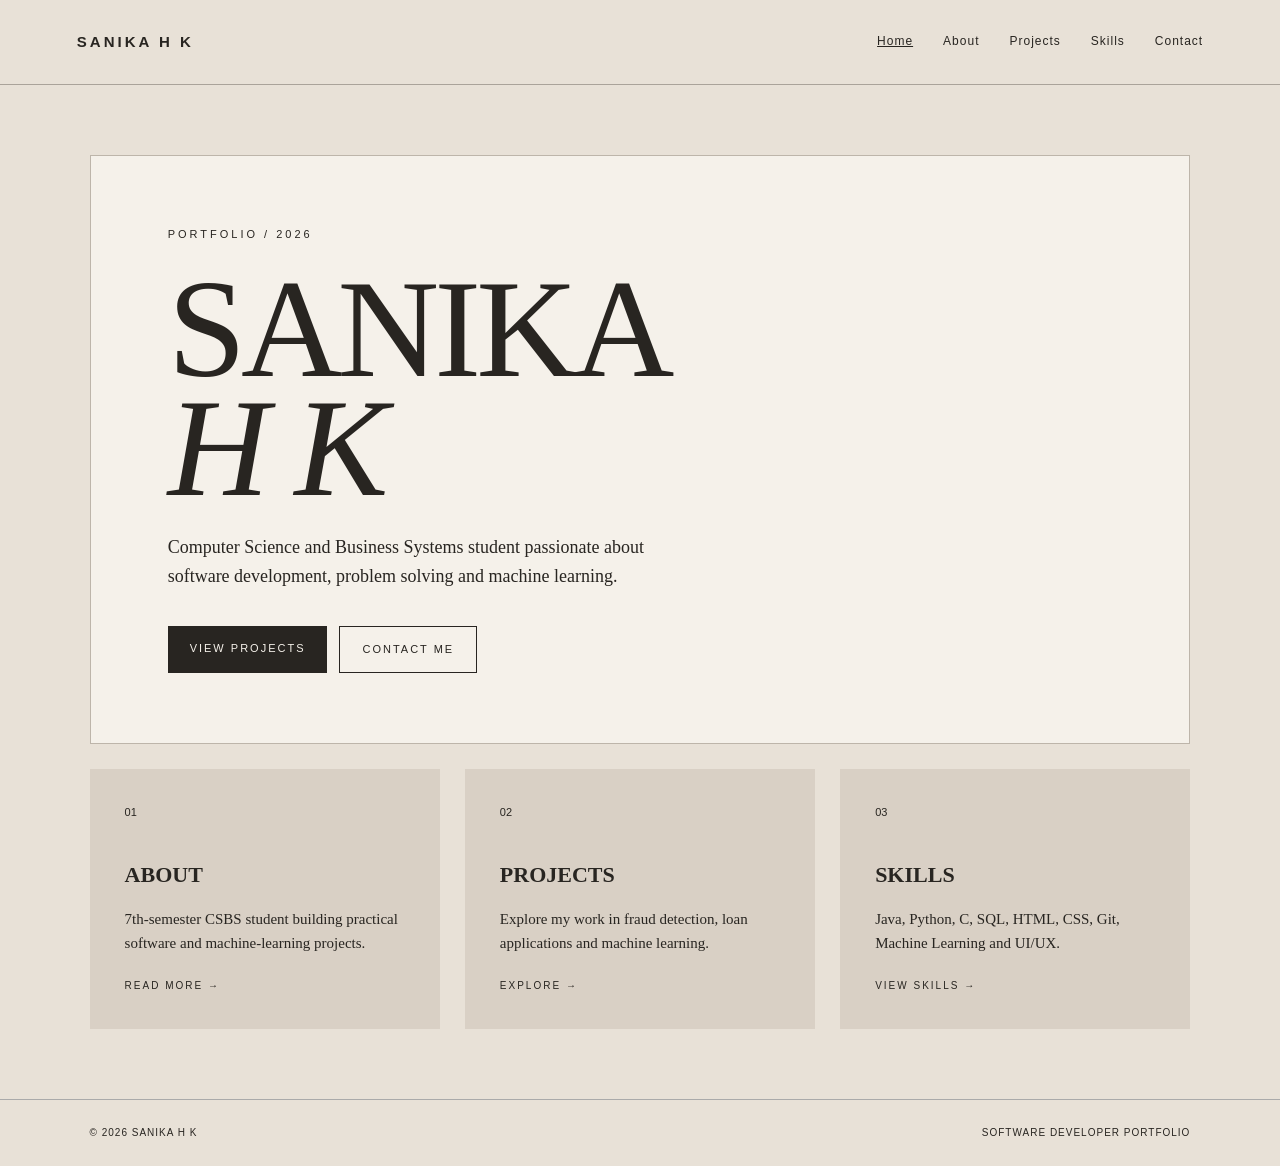
<file: index.html>
<!DOCTYPE html>
<html lang="en">

<head>
    <meta charset="UTF-8">
    <meta name="viewport" content="width=device-width, initial-scale=1.0">

    <title>Sanika H K | Portfolio</title>

    <link rel="stylesheet" href="style.css">
</head>

<body>

    <!-- Navigation -->
    <header>
        <div class="logo">SANIKA H K</div>

        <nav>
            <a href="index.html" class="active">Home</a>
            <a href="about.html">About</a>
            <a href="projects.html">Projects</a>
            <a href="skills.html">Skills</a>
            <a href="contact.html">Contact</a>
        </nav>
    </header>


    <!-- Hero Section -->
    <main class="home">

        <section class="hero">

            <div class="hero-small">
                PORTFOLIO / 2026
            </div>

            <h1>
                SANIKA<br>
                <span>H K</span>
            </h1>

            <p class="hero-text">
                Computer Science and Business Systems student
                passionate about software development, problem solving
                and machine learning.
            </p>

            <div class="hero-buttons">
                <a href="projects.html" class="button">VIEW PROJECTS</a>
                <a href="contact.html" class="button light">CONTACT ME</a>
            </div>

        </section>


        <!-- Intro Cards -->
        <section class="intro-grid">

            <div class="intro-card">
                <span>01</span>
                <h3>ABOUT</h3>
                <p>
                    7th-semester CSBS student building practical
                    software and machine-learning projects.
                </p>
                <a href="about.html">READ MORE →</a>
            </div>

            <div class="intro-card">
                <span>02</span>
                <h3>PROJECTS</h3>
                <p>
                    Explore my work in fraud detection, loan
                    applications and machine learning.
                </p>
                <a href="projects.html">EXPLORE →</a>
            </div>

            <div class="intro-card">
                <span>03</span>
                <h3>SKILLS</h3>
                <p>
                    Java, Python, C, SQL, HTML, CSS, Git,
                    Machine Learning and UI/UX.
                </p>
                <a href="skills.html">VIEW SKILLS →</a>
            </div>

        </section>

    </main>


    <!-- Footer -->
    <footer>
        <p>© 2026 SANIKA H K</p>
        <p>SOFTWARE DEVELOPER PORTFOLIO</p>
    </footer>

</body>

</html>
</file>
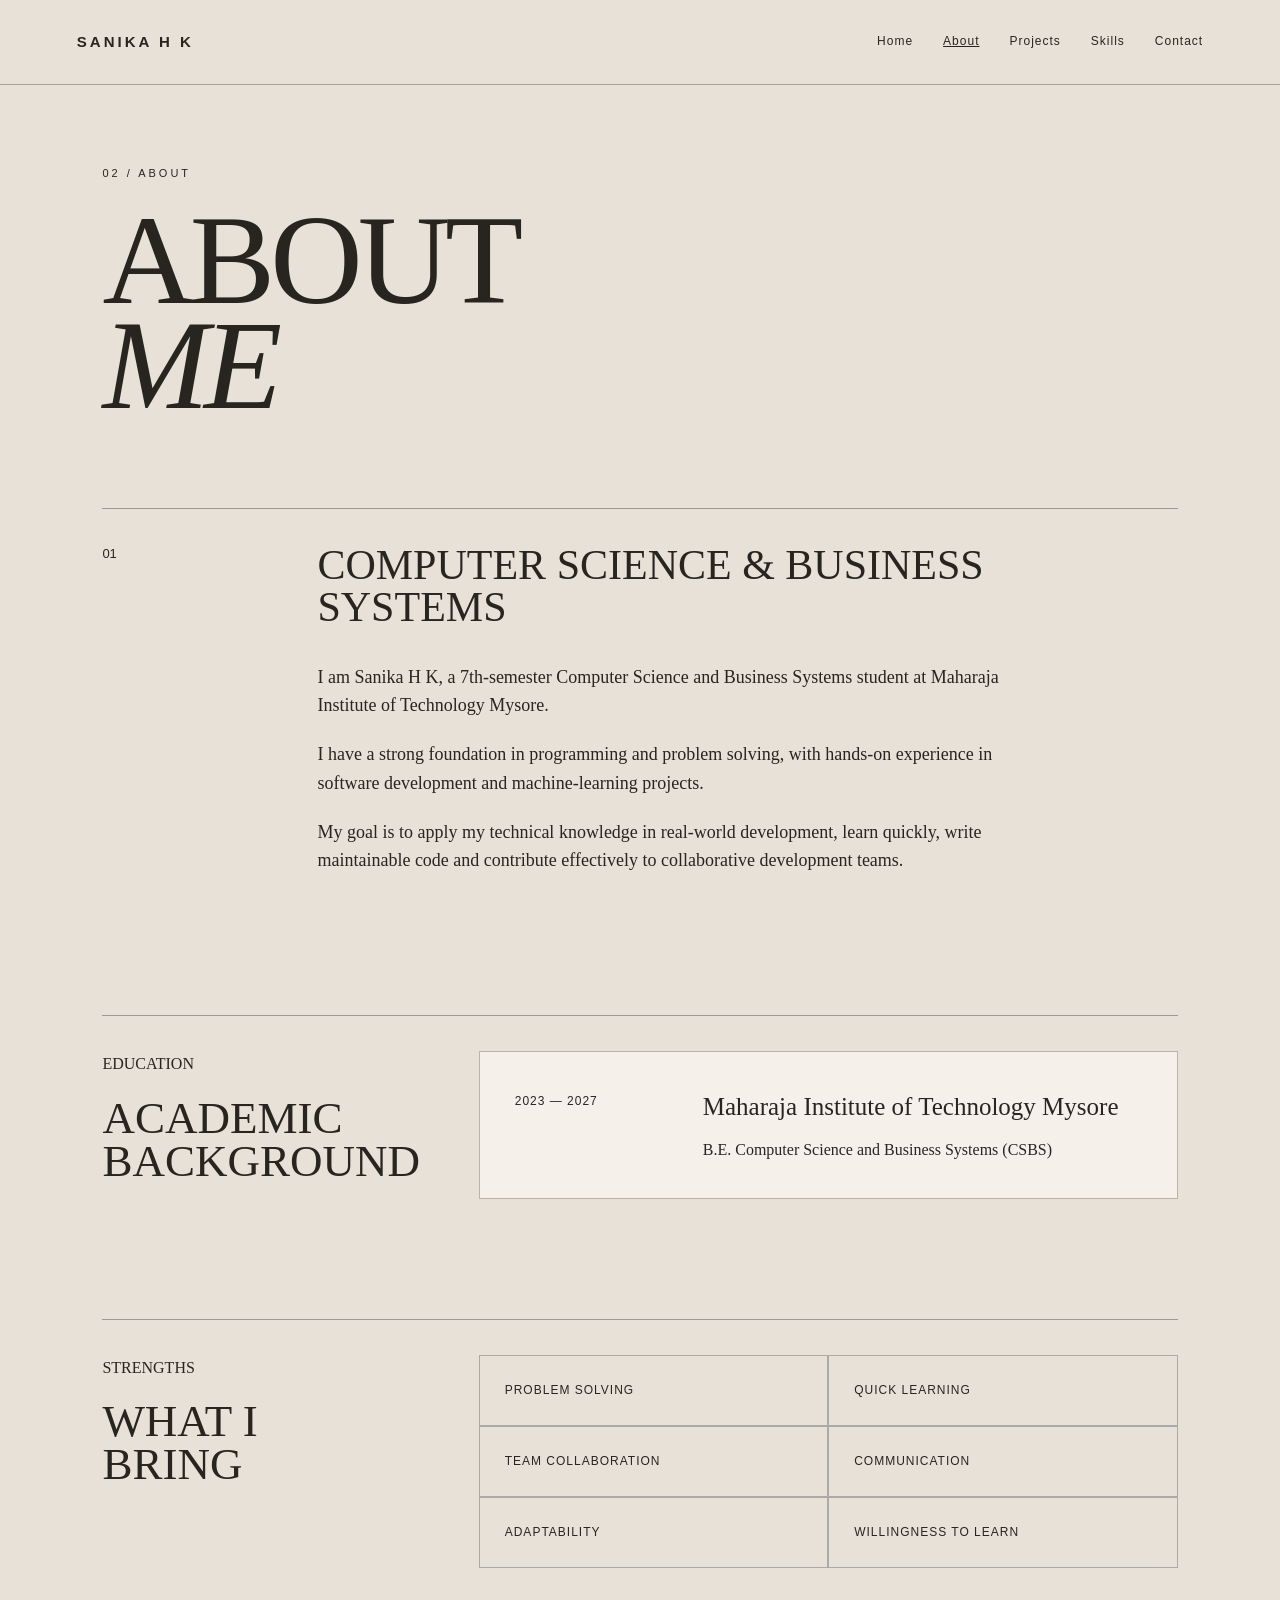
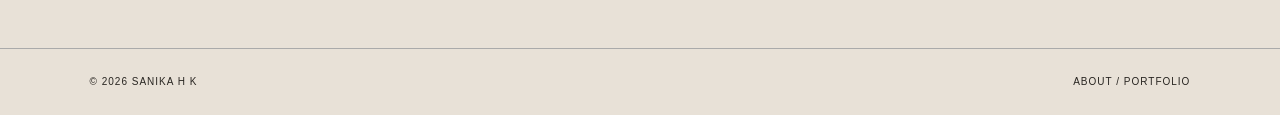
<file: about.html>
<!DOCTYPE html>
<html lang="en">

<head>
    <meta charset="UTF-8">
    <meta name="viewport" content="width=device-width, initial-scale=1.0">

    <title>About | Sanika H K</title>

    <link rel="stylesheet" href="style.css">
</head>

<body>

    <!-- Navigation -->
    <header>
        <div class="logo">SANIKA H K</div>

        <nav>
            <a href="index.html">Home</a>
            <a href="about.html" class="active">About</a>
            <a href="projects.html">Projects</a>
            <a href="skills.html">Skills</a>
            <a href="contact.html">Contact</a>
        </nav>
    </header>


    <!-- About Page -->
    <main class="page">

        <div class="page-heading">
            <p>02 / ABOUT</p>
            <h1>ABOUT<br><span>ME</span></h1>
        </div>


        <section class="about-layout">

            <div class="about-number">
                01
            </div>

            <div class="about-content">

                <h2>
                    COMPUTER SCIENCE &
                    BUSINESS SYSTEMS
                </h2>

                <p>
                    I am Sanika H K, a 7th-semester Computer Science
                    and Business Systems student at Maharaja Institute
                    of Technology Mysore.
                </p>

                <p>
                    I have a strong foundation in programming and
                    problem solving, with hands-on experience in
                    software development and machine-learning projects.
                </p>

                <p>
                    My goal is to apply my technical knowledge in
                    real-world development, learn quickly, write
                    maintainable code and contribute effectively
                    to collaborative development teams.
                </p>

            </div>

        </section>


        <!-- Education -->
        <section class="content-section">

            <div class="section-title">
                <p>EDUCATION</p>
                <h2>ACADEMIC<br>BACKGROUND</h2>
            </div>

            <div class="education-card">

                <div>
                    <span class="year">2023 — 2027</span>
                </div>

                <div>
                    <h3>
                        Maharaja Institute of Technology Mysore
                    </h3>

                    <p>
                        B.E. Computer Science and Business Systems
                        (CSBS)
                    </p>
                </div>

            </div>

        </section>


        <!-- Strengths -->
        <section class="content-section">

            <div class="section-title">
                <p>STRENGTHS</p>
                <h2>WHAT I<br>BRING</h2>
            </div>

            <div class="strength-grid">

                <div>PROBLEM SOLVING</div>
                <div>QUICK LEARNING</div>
                <div>TEAM COLLABORATION</div>
                <div>COMMUNICATION</div>
                <div>ADAPTABILITY</div>
                <div>WILLINGNESS TO LEARN</div>

            </div>

        </section>

    </main>


    <footer>
        <p>© 2026 SANIKA H K</p>
        <p>ABOUT / PORTFOLIO</p>
    </footer>

</body>

</html>
</file>
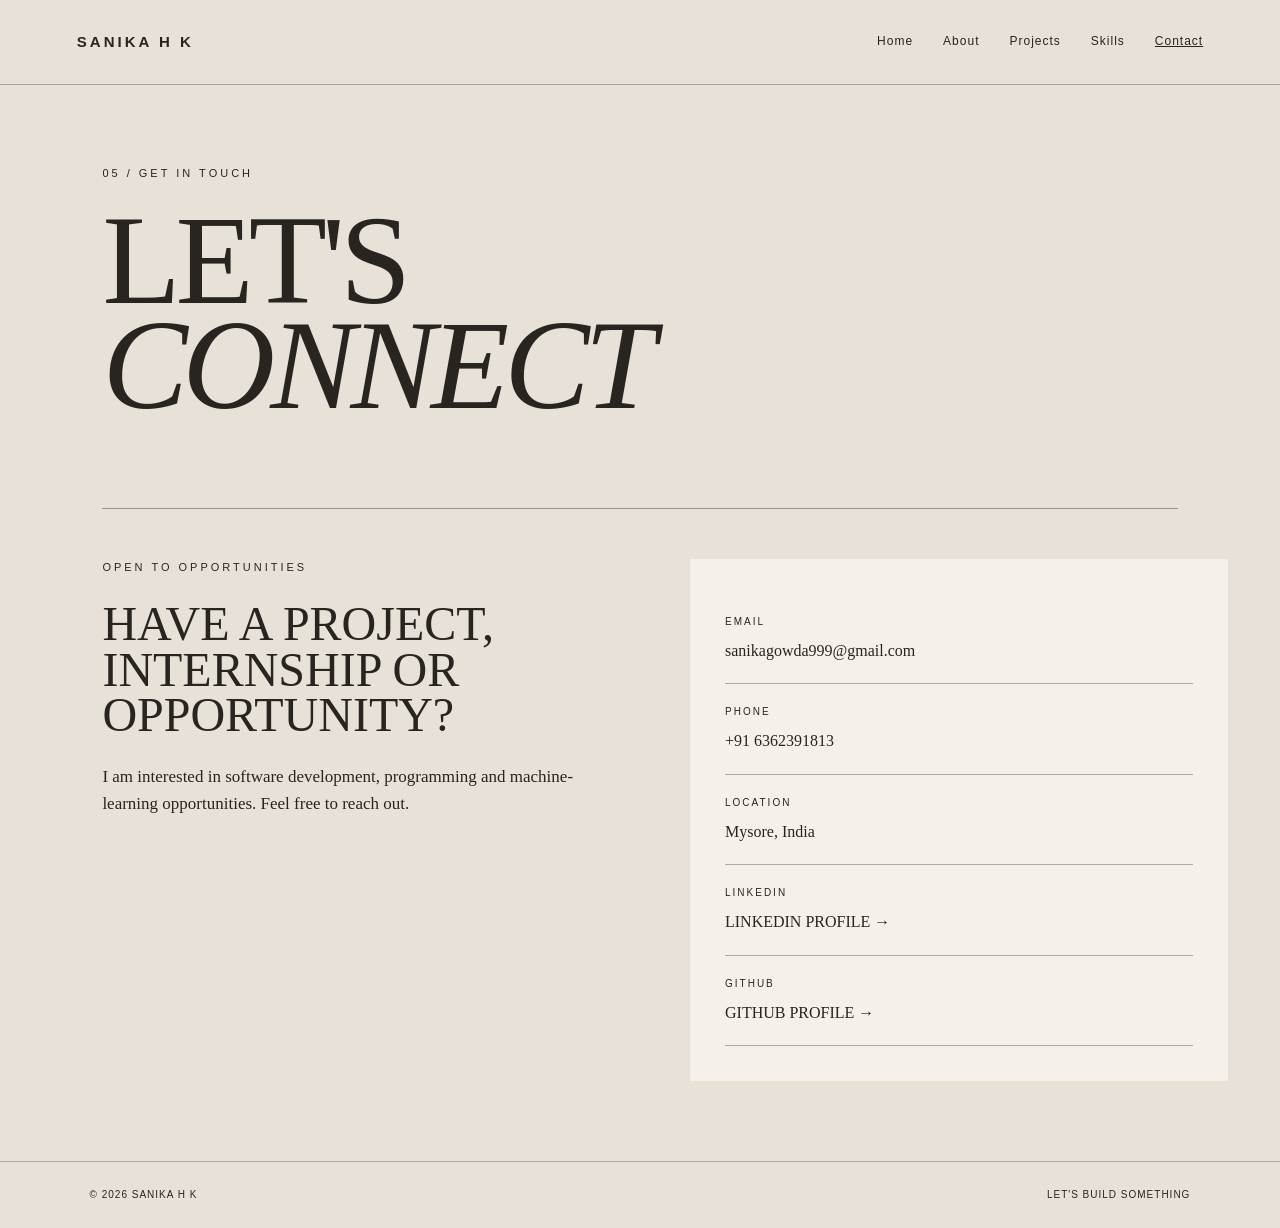
<file: contact.html>
<!DOCTYPE html>
<html lang="en">

<head>
    <meta charset="UTF-8">
    <meta name="viewport" content="width=device-width, initial-scale=1.0">

    <title>Contact | Sanika H K</title>

    <link rel="stylesheet" href="style.css">
</head>

<body>

    <!-- Navigation -->
    <header>
        <div class="logo">SANIKA H K</div>

        <nav>
            <a href="index.html">Home</a>
            <a href="about.html">About</a>
            <a href="projects.html">Projects</a>
            <a href="skills.html">Skills</a>
            <a href="contact.html" class="active">Contact</a>
        </nav>
    </header>


    <main class="page contact-page">

        <div class="page-heading">
            <p>05 / GET IN TOUCH</p>

            <h1>
                LET'S<br>
                <span>CONNECT</span>
            </h1>
        </div>


        <section class="contact-layout">

            <div class="contact-message">

                <p class="small-title">
                    OPEN TO OPPORTUNITIES
                </p>

                <h2>
                    HAVE A PROJECT,
                    INTERNSHIP OR
                    OPPORTUNITY?
                </h2>

                <p>
                    I am interested in software development,
                    programming and machine-learning opportunities.
                    Feel free to reach out.
                </p>

            </div>


            <div class="contact-details">

                <div class="contact-item">

                    <span>EMAIL</span>

                    <a href="mailto:sanikagowda999@gmail.com">
                        sanikagowda999@gmail.com
                    </a>

                </div>


                <div class="contact-item">

                    <span>PHONE</span>

                    <a href="tel:+916362391813">
                        +91 6362391813
                    </a>

                </div>


                <div class="contact-item">

                    <span>LOCATION</span>

                    <p>
                        Mysore, India
                    </p>

                </div>


                <div class="contact-item">

                    <span>LINKEDIN</span>

                    <a
                        href="https://linkedin.com/in/sanika-hk-216646320/"
                        target="_blank">
                        LINKEDIN PROFILE →
                    </a>

                </div>


                <div class="contact-item">

                    <span>GITHUB</span>

                    <a
                        href="https://github.com/Sanika-gowdas"
                        target="_blank">
                        GITHUB PROFILE →
                    </a>

                </div>

            </div>

        </section>

    </main>


    <footer>
        <p>© 2026 SANIKA H K</p>
        <p>LET'S BUILD SOMETHING</p>
    </footer>

</body>

</html>
</file>
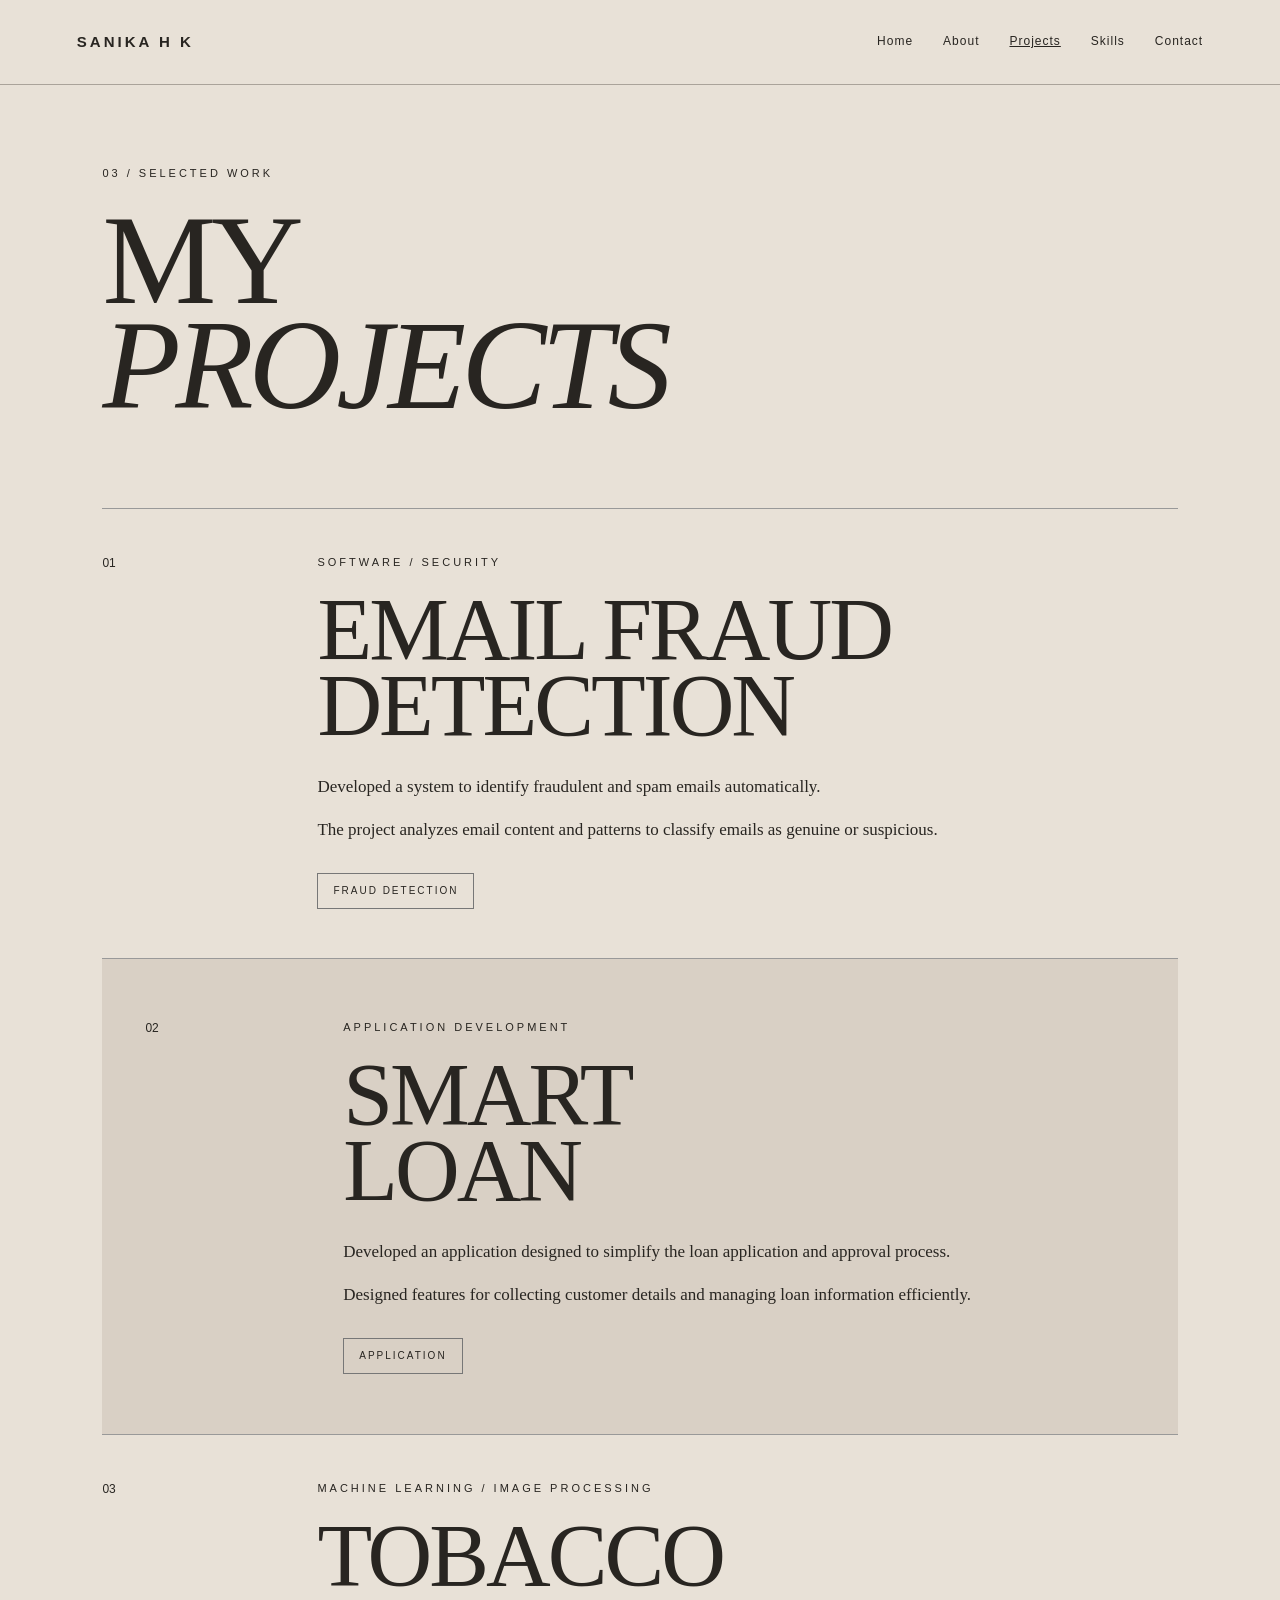
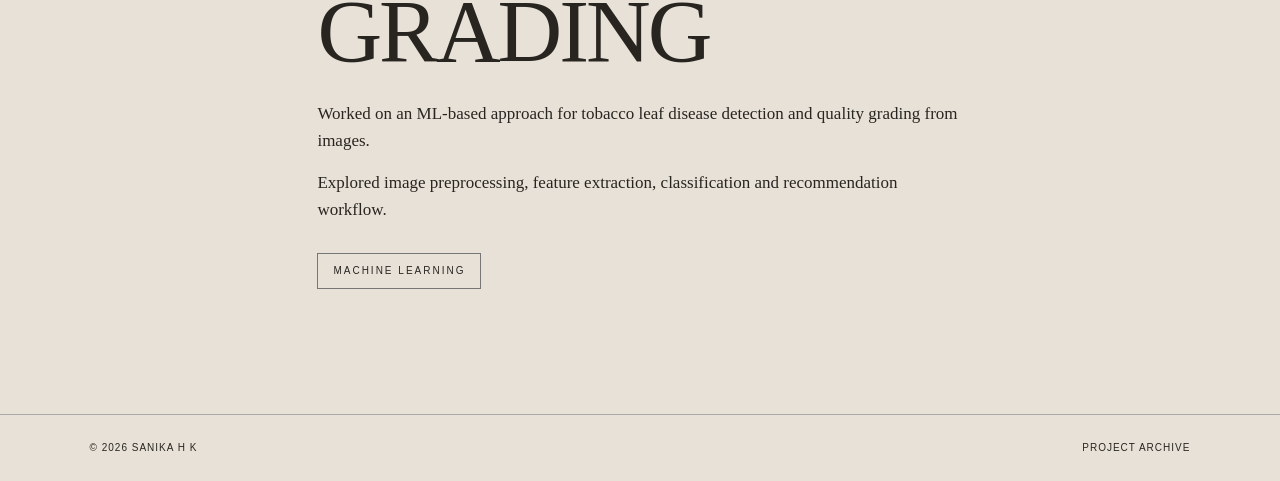
<file: projects.html>
<!DOCTYPE html>
<html lang="en">

<head>
    <meta charset="UTF-8">
    <meta name="viewport" content="width=device-width, initial-scale=1.0">

    <title>Projects | Sanika H K</title>

    <link rel="stylesheet" href="style.css">
</head>

<body>

    <!-- Navigation -->
    <header>
        <div class="logo">SANIKA H K</div>

        <nav>
            <a href="index.html">Home</a>
            <a href="about.html">About</a>
            <a href="projects.html" class="active">Projects</a>
            <a href="skills.html">Skills</a>
            <a href="contact.html">Contact</a>
        </nav>
    </header>


    <main class="page">

        <div class="page-heading">
            <p>03 / SELECTED WORK</p>
            <h1>MY<br><span>PROJECTS</span></h1>
        </div>


        <!-- Project 1 -->
        <section class="project">

            <div class="project-number">
                01
            </div>

            <div class="project-info">

                <p class="project-type">
                    SOFTWARE / SECURITY
                </p>

                <h2>
                    EMAIL FRAUD
                    DETECTION
                </h2>

                <p>
                    Developed a system to identify fraudulent and
                    spam emails automatically.
                </p>

                <p>
                    The project analyzes email content and patterns
                    to classify emails as genuine or suspicious.
                </p>

                <div class="project-tag">
                    FRAUD DETECTION
                </div>

            </div>

        </section>


        <!-- Project 2 -->
        <section class="project reverse">

            <div class="project-number">
                02
            </div>

            <div class="project-info">

                <p class="project-type">
                    APPLICATION DEVELOPMENT
                </p>

                <h2>
                    SMART<br>
                    LOAN
                </h2>

                <p>
                    Developed an application designed to simplify
                    the loan application and approval process.
                </p>

                <p>
                    Designed features for collecting customer
                    details and managing loan information efficiently.
                </p>

                <div class="project-tag">
                    APPLICATION
                </div>

            </div>

        </section>


        <!-- Project 3 -->
        <section class="project">

            <div class="project-number">
                03
            </div>

            <div class="project-info">

                <p class="project-type">
                    MACHINE LEARNING / IMAGE PROCESSING
                </p>

                <h2>
                    TOBACCO<br>
                    GRADING
                </h2>

                <p>
                    Worked on an ML-based approach for tobacco leaf
                    disease detection and quality grading from images.
                </p>

                <p>
                    Explored image preprocessing, feature extraction,
                    classification and recommendation workflow.
                </p>

                <div class="project-tag">
                    MACHINE LEARNING
                </div>

            </div>

        </section>

    </main>


    <footer>
        <p>© 2026 SANIKA H K</p>
        <p>PROJECT ARCHIVE</p>
    </footer>

</body>

</html>
</file>
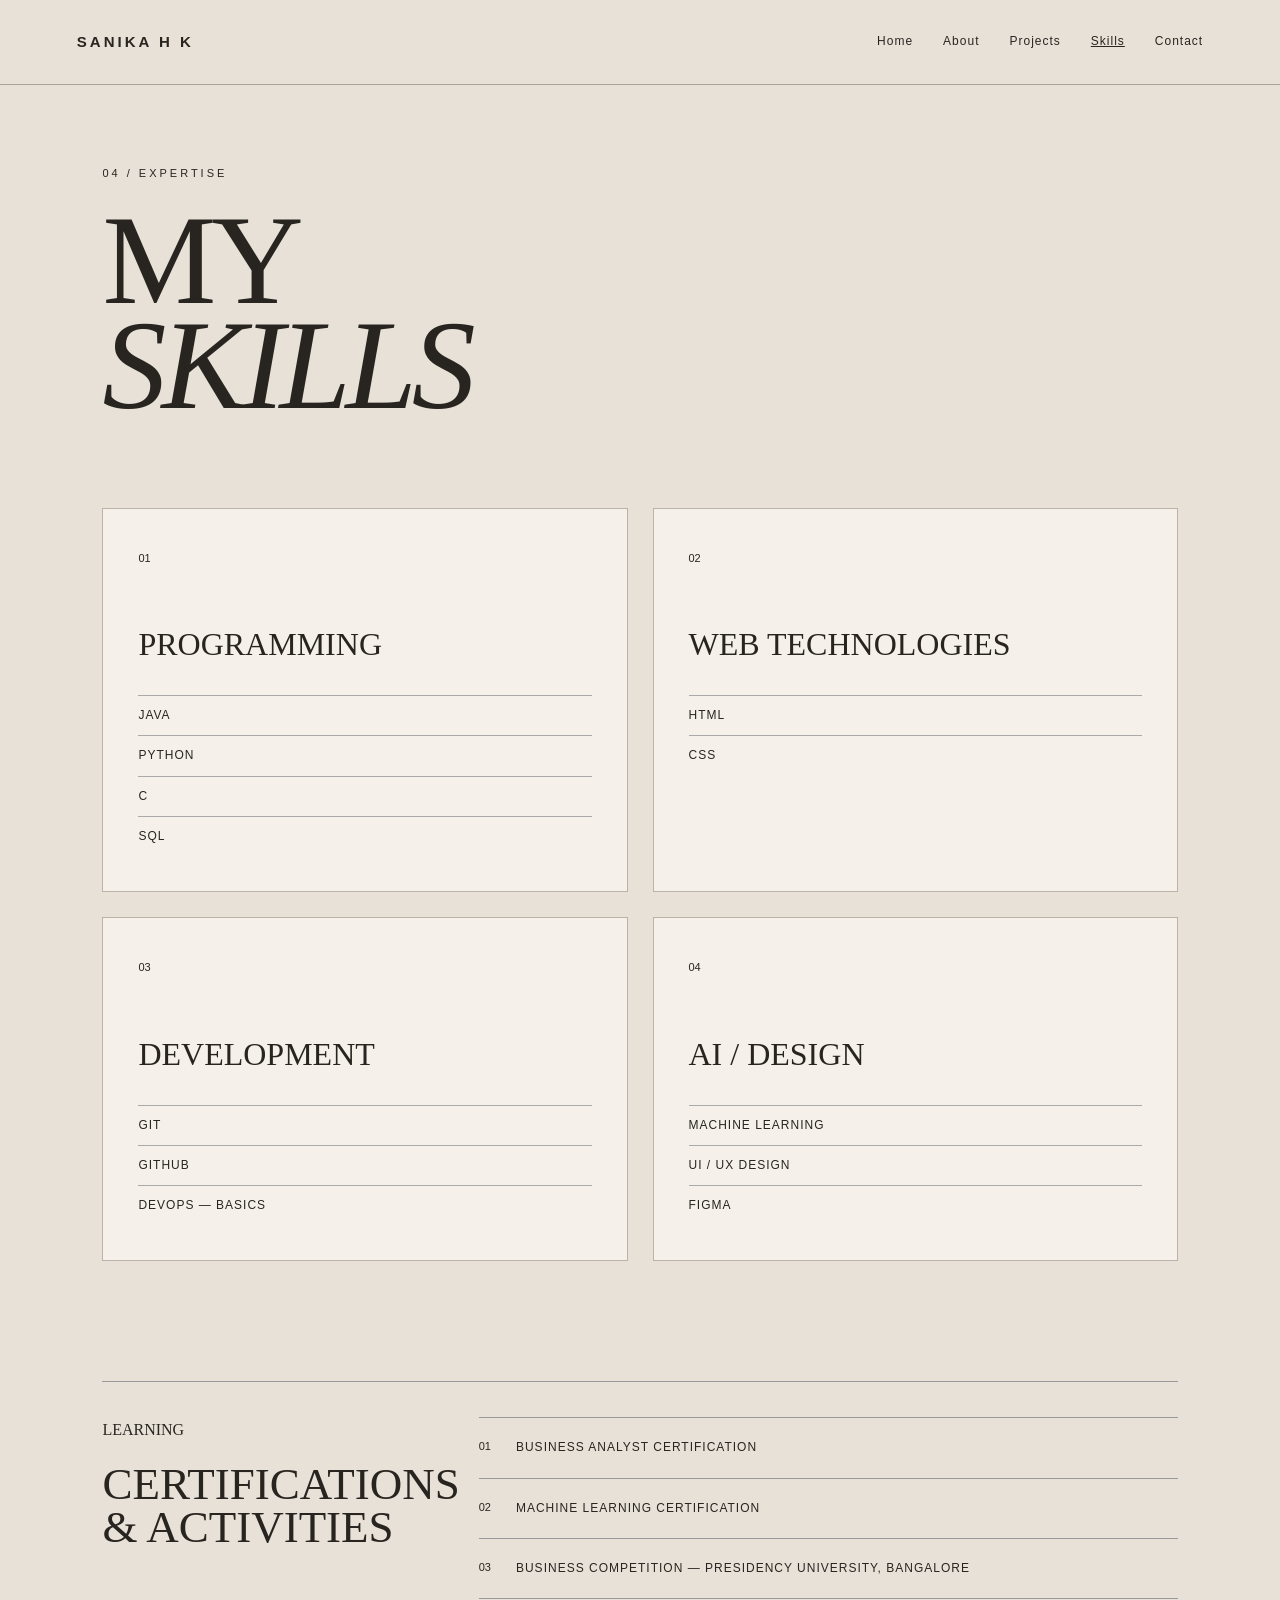
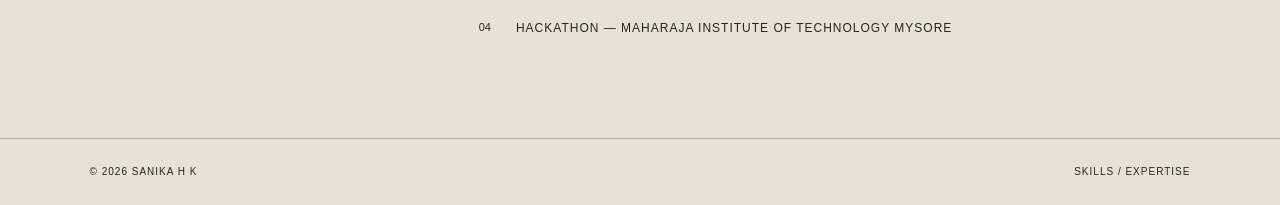
<file: skills.html>
<!DOCTYPE html>
<html lang="en">

<head>
    <meta charset="UTF-8">
    <meta name="viewport" content="width=device-width, initial-scale=1.0">

    <title>Skills | Sanika H K</title>

    <link rel="stylesheet" href="style.css">
</head>

<body>

    <!-- Navigation -->
    <header>
        <div class="logo">SANIKA H K</div>

        <nav>
            <a href="index.html">Home</a>
            <a href="about.html">About</a>
            <a href="projects.html">Projects</a>
            <a href="skills.html" class="active">Skills</a>
            <a href="contact.html">Contact</a>
        </nav>
    </header>


    <main class="page">

        <div class="page-heading">
            <p>04 / EXPERTISE</p>
            <h1>MY<br><span>SKILLS</span></h1>
        </div>


        <section class="skills-layout">

            <!-- Programming -->
            <div class="skill-box">

                <span>01</span>

                <h2>PROGRAMMING</h2>

                <div class="skill-list">
                    <p>JAVA</p>
                    <p>PYTHON</p>
                    <p>C</p>
                    <p>SQL</p>
                </div>

            </div>


            <!-- Web -->
            <div class="skill-box">

                <span>02</span>

                <h2>WEB TECHNOLOGIES</h2>

                <div class="skill-list">
                    <p>HTML</p>
                    <p>CSS</p>
                </div>

            </div>


            <!-- Development -->
            <div class="skill-box">

                <span>03</span>

                <h2>DEVELOPMENT</h2>

                <div class="skill-list">
                    <p>GIT</p>
                    <p>GITHUB</p>
                    <p>DEVOPS — BASICS</p>
                </div>

            </div>


            <!-- AI -->
            <div class="skill-box">

                <span>04</span>

                <h2>AI / DESIGN</h2>

                <div class="skill-list">
                    <p>MACHINE LEARNING</p>
                    <p>UI / UX DESIGN</p>
                    <p>FIGMA</p>
                </div>

            </div>

        </section>


        <!-- Certifications -->
        <section class="content-section">

            <div class="section-title">
                <p>LEARNING</p>
                <h2>CERTIFICATIONS<br>& ACTIVITIES</h2>
            </div>

            <div class="cert-list">

                <div>
                    <span>01</span>
                    <p>BUSINESS ANALYST CERTIFICATION</p>
                </div>

                <div>
                    <span>02</span>
                    <p>MACHINE LEARNING CERTIFICATION</p>
                </div>

                <div>
                    <span>03</span>
                    <p>BUSINESS COMPETITION — PRESIDENCY UNIVERSITY, BANGALORE</p>
                </div>

                <div>
                    <span>04</span>
                    <p>HACKATHON — MAHARAJA INSTITUTE OF TECHNOLOGY MYSORE</p>
                </div>

            </div>

        </section>

    </main>


    <footer>
        <p>© 2026 SANIKA H K</p>
        <p>SKILLS / EXPERTISE</p>
    </footer>

</body>

</html>
</file>
<file: style.css>
/* ================================
   BASIC SETTINGS
================================ */

* {
    box-sizing: border-box;
    margin: 0;
    padding: 0;
}

body {
    font-family: Georgia, "Times New Roman", serif;
    background: #e8e1d7;
    color: #282521;
    line-height: 1.6;
}

a {
    color: inherit;
    text-decoration: none;
}


/* ================================
   HEADER
================================ */

header {
    height: 85px;
    padding: 0 6%;
    display: flex;
    align-items: center;
    justify-content: space-between;
    border-bottom: 1px solid #aaa39a;
}

.logo {
    font-family: Arial, sans-serif;
    font-size: 15px;
    font-weight: bold;
    letter-spacing: 3px;
}

nav {
    display: flex;
    gap: 30px;
}

nav a {
    font-family: Arial, sans-serif;
    font-size: 12px;
    letter-spacing: 1px;
    transition: 0.3s;
}

nav a:hover,
nav a.active {
    text-decoration: underline;
}


/* ================================
   HOME
================================ */

.home {
    padding: 70px 7%;
}

.hero {
    min-height: 570px;
    padding: 70px 7%;
    background: #f5f1ea;
    border: 1px solid #bdb5aa;
    display: flex;
    flex-direction: column;
    justify-content: center;
}

.hero-small,
.page-heading p,
.project-type,
.small-title {
    font-family: Arial, sans-serif;
    font-size: 11px;
    letter-spacing: 3px;
}

.hero h1 {
    font-size: clamp(65px, 11vw, 150px);
    line-height: 0.85;
    font-weight: normal;
    margin: 25px 0;
    letter-spacing: -5px;
}

.hero h1 span,
.page-heading h1 span {
    font-style: italic;
}

.hero-text {
    max-width: 520px;
    font-size: 18px;
    margin-bottom: 35px;
}

.hero-buttons {
    display: flex;
    gap: 12px;
}

.button {
    background: #282521;
    color: #f5f1ea;
    padding: 14px 22px;
    font-family: Arial, sans-serif;
    font-size: 11px;
    letter-spacing: 2px;
}

.button.light {
    background: transparent;
    color: #282521;
    border: 1px solid #282521;
}


/* ================================
   HOME CARDS
================================ */

.intro-grid {
    display: grid;
    grid-template-columns: repeat(3, 1fr);
    margin-top: 25px;
    gap: 25px;
}

.intro-card {
    background: #d9d0c5;
    padding: 35px;
    min-height: 260px;
    display: flex;
    flex-direction: column;
}

.intro-card span {
    font-family: Arial, sans-serif;
    font-size: 11px;
}

.intro-card h3 {
    margin: 35px 0 15px;
    font-size: 22px;
}

.intro-card p {
    font-size: 15px;
    margin-bottom: 20px;
}

.intro-card a {
    margin-top: auto;
    font-family: Arial, sans-serif;
    font-size: 10px;
    letter-spacing: 2px;
}


/* ================================
   GENERAL PAGE
================================ */

.page {
    padding: 80px 8%;
}

.page-heading {
    margin-bottom: 90px;
}

.page-heading h1 {
    font-size: clamp(65px, 10vw, 140px);
    line-height: 0.82;
    font-weight: normal;
    letter-spacing: -5px;
    margin-top: 25px;
}


/* ================================
   ABOUT
================================ */

.about-layout {
    display: grid;
    grid-template-columns: 20% 80%;
    border-top: 1px solid #999;
    padding-top: 35px;
}

.about-number {
    font-family: Arial, sans-serif;
    font-size: 13px;
}

.about-content {
    max-width: 850px;
}

.about-content h2 {
    font-size: 42px;
    line-height: 1;
    font-weight: normal;
    margin-bottom: 35px;
}

.about-content p {
    max-width: 700px;
    font-size: 18px;
    margin-bottom: 20px;
}


/* ================================
   CONTENT SECTIONS
================================ */

.content-section {
    margin-top: 120px;
    display: grid;
    grid-template-columns: 35% 65%;
    border-top: 1px solid #999;
    padding-top: 35px;
}

.section-title h2 {
    font-size: 45px;
    font-weight: normal;
    line-height: 0.95;
    margin-top: 20px;
}

.education-card {
    background: #f5f1ea;
    padding: 35px;
    display: grid;
    grid-template-columns: 30% 70%;
    border: 1px solid #bbb3a8;
}

.year {
    font-family: Arial, sans-serif;
    font-size: 12px;
    letter-spacing: 1px;
}

.education-card h3 {
    font-size: 25px;
    font-weight: normal;
    margin-bottom: 10px;
}

.education-card p {
    font-size: 16px;
}


/* ================================
   STRENGTHS
================================ */

.strength-grid {
    display: grid;
    grid-template-columns: 1fr 1fr;
}

.strength-grid div {
    padding: 25px;
    border: 1px solid #aaa;
    font-family: Arial, sans-serif;
    font-size: 12px;
    letter-spacing: 1px;
}


/* ================================
   PROJECTS
================================ */

.project {
    display: grid;
    grid-template-columns: 20% 80%;
    min-height: 450px;
    border-top: 1px solid #999;
    padding: 45px 0;
}

.project.reverse {
    background: #d9d0c5;
    padding: 60px 4%;
}

.project-number {
    font-family: Arial, sans-serif;
    font-size: 12px;
}

.project-info {
    max-width: 800px;
}

.project-info h2 {
    font-size: clamp(50px, 7vw, 100px);
    font-weight: normal;
    line-height: 0.85;
    letter-spacing: -3px;
    margin: 20px 0 30px;
}

.project-info p:not(.project-type) {
    max-width: 650px;
    font-size: 17px;
    margin-bottom: 15px;
}

.project-tag {
    display: inline-block;
    border: 1px solid #777;
    padding: 9px 15px;
    margin-top: 15px;
    font-family: Arial, sans-serif;
    font-size: 10px;
    letter-spacing: 2px;
}


/* ================================
   SKILLS
================================ */

.skills-layout {
    display: grid;
    grid-template-columns: 1fr 1fr;
    gap: 25px;
}

.skill-box {
    min-height: 300px;
    padding: 35px;
    background: #f5f1ea;
    border: 1px solid #bbb3a8;
}

.skill-box > span {
    font-family: Arial, sans-serif;
    font-size: 11px;
}

.skill-box h2 {
    font-size: 32px;
    font-weight: normal;
    margin: 50px 0 25px;
}

.skill-list p {
    border-top: 1px solid #aaa;
    padding: 10px 0;
    font-family: Arial, sans-serif;
    font-size: 12px;
    letter-spacing: 1px;
}

.cert-list div {
    display: flex;
    gap: 25px;
    border-top: 1px solid #999;
    padding: 20px 0;
}

.cert-list span {
    font-family: Arial, sans-serif;
    font-size: 11px;
}

.cert-list p {
    font-family: Arial, sans-serif;
    font-size: 12px;
    letter-spacing: 1px;
}


/* ================================
   CONTACT
================================ */

.contact-layout {
    display: grid;
    grid-template-columns: 50% 50%;
    gap: 50px;
    border-top: 1px solid #999;
    padding-top: 50px;
}

.contact-message h2 {
    font-size: 48px;
    line-height: 0.95;
    font-weight: normal;
    margin: 25px 0;
}

.contact-message > p:last-child {
    max-width: 500px;
    font-size: 17px;
}

.contact-details {
    background: #f5f1ea;
    padding: 35px;
}

.contact-item {
    padding: 20px 0;
    border-bottom: 1px solid #aaa;
}

.contact-item span {
    display: block;
    font-family: Arial, sans-serif;
    font-size: 10px;
    letter-spacing: 2px;
    margin-bottom: 8px;
}

.contact-item a,
.contact-item p {
    font-size: 16px;
}


/* ================================
   FOOTER
================================ */

footer {
    border-top: 1px solid #aaa;
    padding: 25px 7%;
    display: flex;
    justify-content: space-between;
    font-family: Arial, sans-serif;
    font-size: 10px;
    letter-spacing: 1px;
}


/* ================================
   RESPONSIVE DESIGN
================================ */

@media (max-width: 800px) {

    header {
        height: auto;
        padding: 25px 6%;
        flex-direction: column;
        gap: 20px;
    }

    nav {
        gap: 15px;
        flex-wrap: wrap;
        justify-content: center;
    }

    .home,
    .page {
        padding: 45px 5%;
    }

    .hero {
        padding: 45px 8%;
        min-height: 500px;
    }

    .hero h1,
    .page-heading h1 {
        letter-spacing: -3px;
    }

    .intro-grid,
    .skills-layout {
        grid-template-columns: 1fr;
    }

    .about-layout,
    .content-section,
    .project {
        grid-template-columns: 1fr;
        gap: 25px;
    }

    .about-content h2,
    .section-title h2 {
        font-size: 35px;
    }

    .education-card {
        grid-template-columns: 1fr;
        gap: 20px;
    }

    .project-info h2 {
        font-size: 60px;
    }

    .contact-layout {
        grid-template-columns: 1fr;
    }

    footer {
        flex-direction: column;
        gap: 8px;
    }
}


@media (max-width: 500px) {

    .hero h1 {
        font-size: 55px;
    }

    .page-heading h1 {
        font-size: 58px;
    }

    .hero-buttons {
        flex-direction: column;
    }

    .button {
        text-align: center;
    }

    .strength-grid {
        grid-template-columns: 1fr;
    }

    .project-info h2 {
        font-size: 48px;
    }

    .contact-message h2 {
        font-size: 38px;
    }
}
</file>
